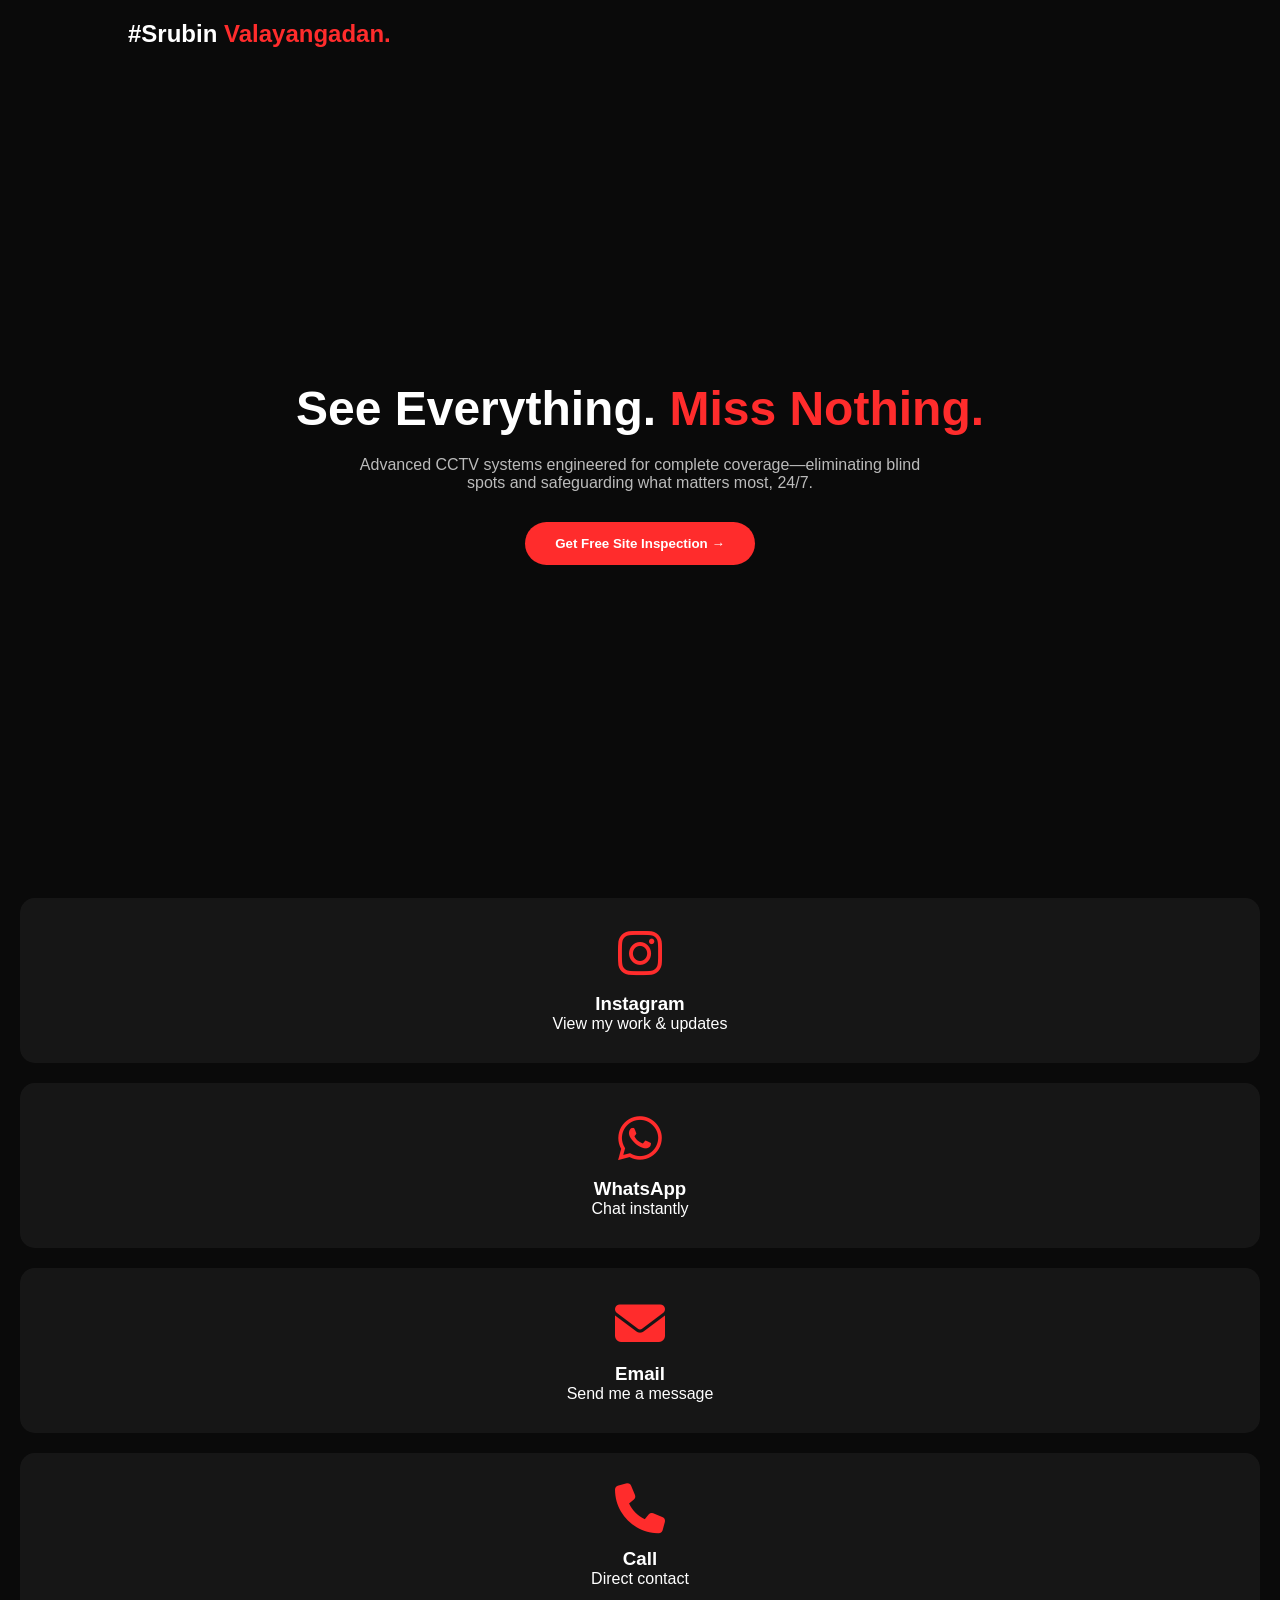
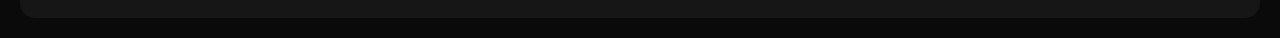
<file: index.html>
<!DOCTYPE html>
<html lang="en">
<head>
<meta charset="UTF-8">
<meta name="viewport" content="width=device-width, initial-scale=1.0">
<title>Srubin-v</title>

<link rel="stylesheet" href="./style/header.css">
<link rel="stylesheet" href="./style/service.css">
<link rel="stylesheet" href="https://cdnjs.cloudflare.com/ajax/libs/font-awesome/6.5.0/css/all.min.css">

<style>
*{
    margin:0;
    padding:0;
    box-sizing:border-box;
    font-family: 'Segoe UI', sans-serif;
}

body{
    background:#0a0a0a;
    color:#fff;
    opacity: 0;
    transform:translateY(30px);
    transition: all 0.8s ease;
}

body.loaded{
    opacity:1;
    transform:translateY(0);
}



.logo{
    font-size:24px;
    font-weight:700;
}

.logo span{
    color:#ff2c2c;
}

.menu{
    cursor:pointer;
}

/* HERO */
.hero{
    height:90vh;
    display:flex;
    flex-direction:column;
    justify-content:center;
    align-items:center;
    text-align:center;
    padding:0 10%;
}

.hero h1{
    font-size:48px;
    font-weight:700;
    margin-bottom:20px;
}

.hero h1 span{
    color:#ff2c2c;
}

.hero p{
    color:#bbb;
    max-width:600px;
    margin-bottom:30px;
}

.btn{
    padding:14px 30px;
    border:none;
    background:#ff2c2c;
    color:#fff;
    font-weight:600;
    cursor:pointer;
    border-radius:30px;
    transition:0.3s;
}

.btn:hover{
    background:#ff0000;
    transform:scale(1.05);
}







</style>

</head>

<body>
<div id="header"></div>
<script>
    fetch("./grouping/header.html")
    .then(res => res.text())
    .then(data => {
        document.getElementById("header").innerHTML = data;
    })
</script>
<!-- HERO -->
<section class="hero">
    <h1>See Everything. <span>Miss Nothing.</span></h1>
    <p>Advanced CCTV systems engineered for complete coverage—eliminating blind spots and safeguarding what matters most, 24/7.</p>
    <button class="btn" onclick="window.location.href='./page/inspection.html'">Get Free Site Inspection →</button>
    
</section>
<section class="social">
    <script>
        fetch("./grouping/social.html")
        .then(res => res.text())
        .then(data => {
            document.querySelector(".social").innerHTML = data;
        })
    </script>


<!-- SERVICES -->
<section class="services">
    <script>
        fetch("./grouping/services.html")
        .then(res => res.text())
        .then(data => {
            document.querySelector(".services").innerHTML = data;
        })
    </script>
</section>

<!-- CTA -->
<section class="cta">
    <script>
        fetch("./grouping/cta.html")
        .then(res => res.text())
        .then(data => {
            document.querySelector(".cta").innerHTML = data;
        })
    </script>
</section>

<!-- FOOTER -->
<div class="footer">
    <script>
        fetch("./grouping/footer.html")
        .then(res => res.text())
        .then(data => {
            document.querySelector(".footer").innerHTML = data;
        })
    </script>
</div>

<script>
window.addEventListener("load", () => {
    document.body.classList.add("loaded");
});
</script>

</body>
</html>
</file>
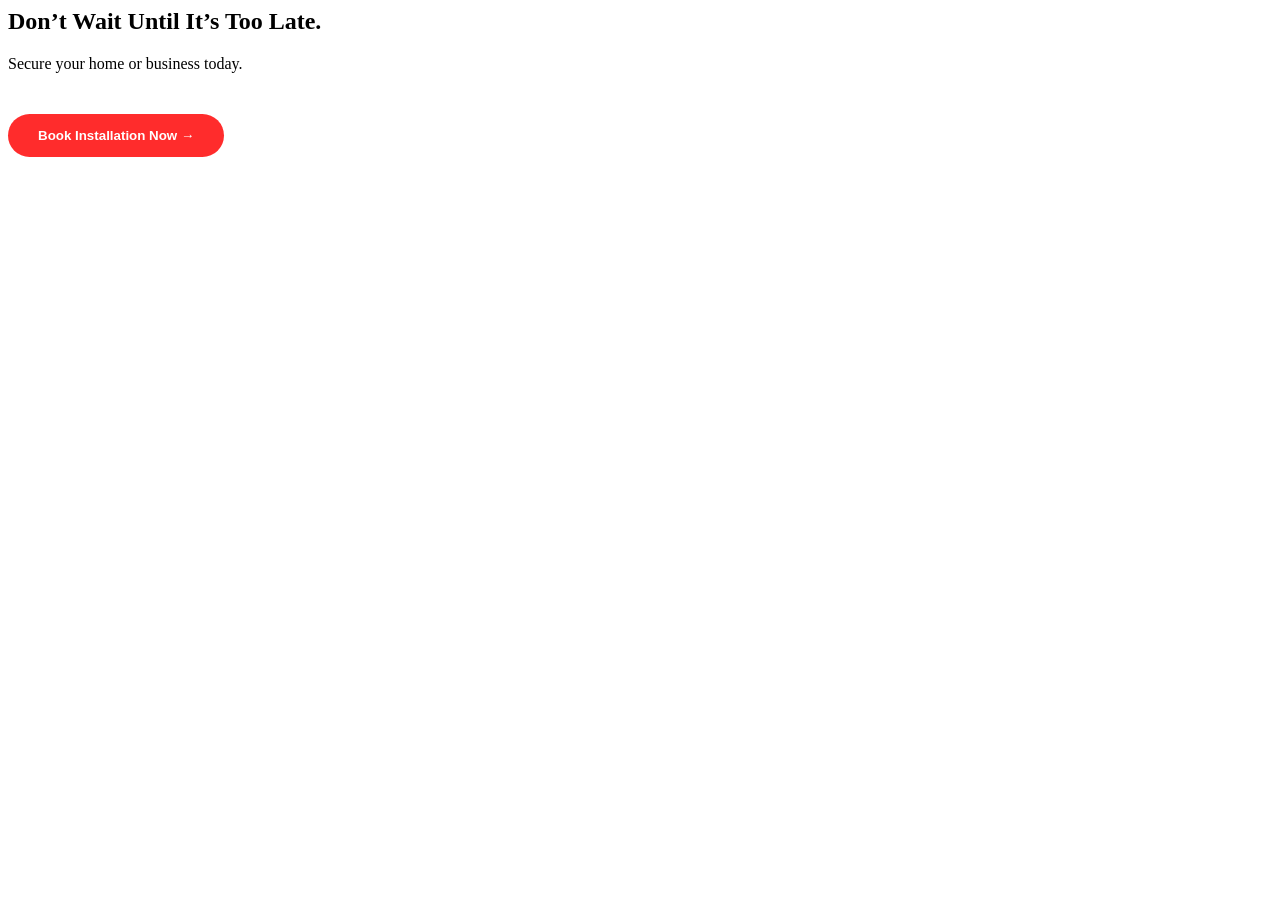
<file: grouping/cta.html>
<style>
    /* CTA */
.cta{
    padding:80px 8%;
    text-align:center;
    background:#111;
}

.cta h2{
    margin-bottom:20px;
}
.btn{
    padding:14px 30px;
    border:none;
    background:#ff2c2c;
    color:#fff;
    font-weight:600;
    cursor:pointer;
    border-radius:30px;
    transition:0.3s;
    margin-top: 25px;
}
.btn:hover{
    background:#ff0000;
    transform:scale(1.05);
}

</style>

<body>
    <h2>Don’t Wait Until It’s Too Late.</h2>
    <p>Secure your home or business today.</p>
    <a href="tel:+919400784159">
        <button class="btn">Book Installation Now →</button>
    </a>
</body>
</file>
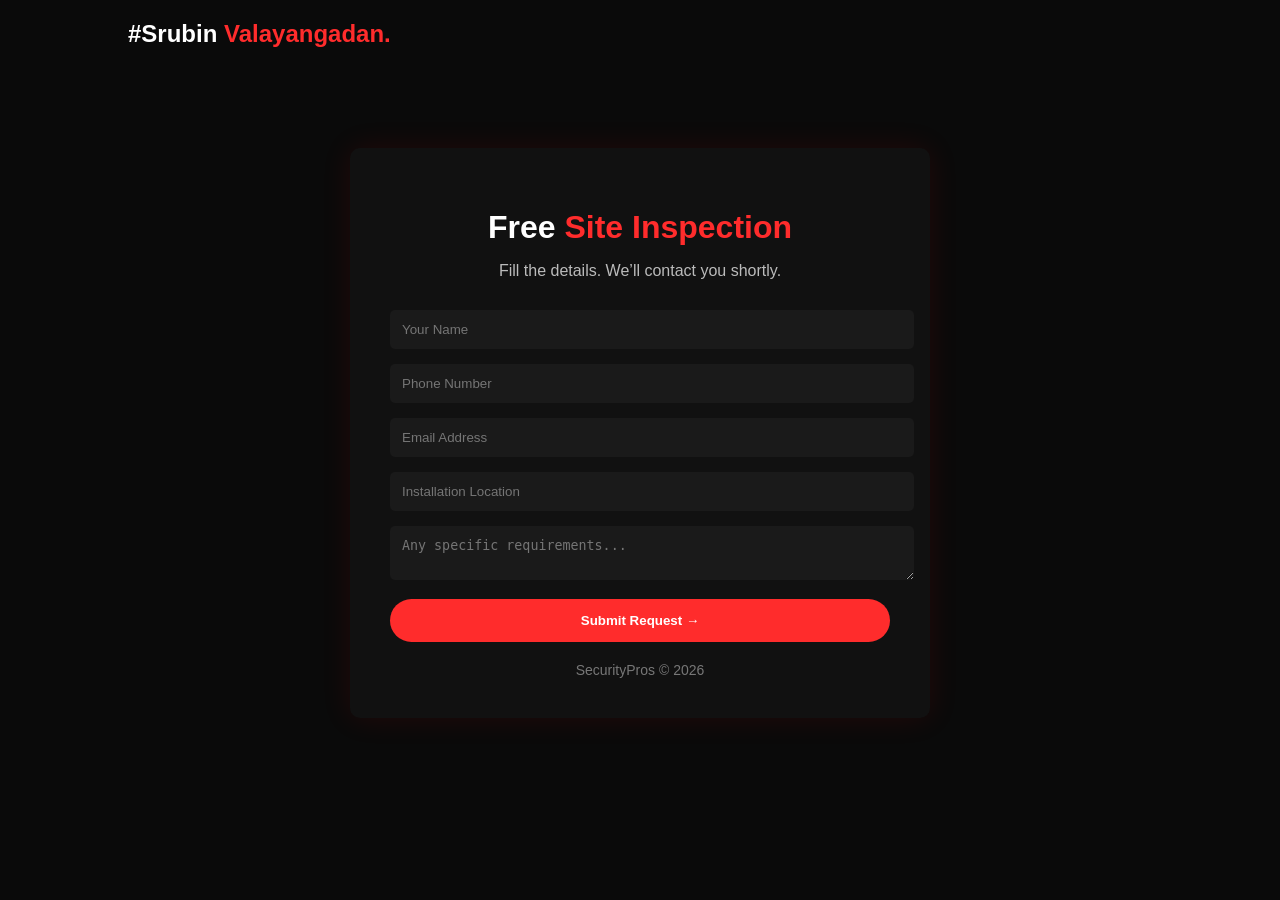
<file: page/inspection.html>
<!DOCTYPE html>
<html lang="en">
<head>
<meta charset="UTF-8">
<meta name="viewport" content="width=device-width, initial-scale=1.0">
<title>Free Site Inspection</title>
<link rel="stylesheet" href="../style/header.css">

<style>
body{
    background:#0a0a0a;
    color:#fff;
    font-family:Segoe UI, sans-serif;
    margin:0;
    opacity:0;
    transform:translateY(30px);
    transition: all 0.8s ease;
}

/* When page loads */
body.loaded{
    opacity:1;
    transform:translateY(0);
}

.container{
    max-width:500px;
    margin:80px auto;
    background:#111;
    padding:40px;
    border-radius:10px;
    box-shadow:0 0 30px rgba(255,0,0,0.1);
}

h1{
    text-align:center;
    margin-bottom:10px;
}

h1 span{
    color:#ff2c2c;
}

p{
    text-align:center;
    color:#bbb;
    margin-bottom:30px;
}

input, textarea{
    width:100%;
    padding:12px;
    margin-bottom:15px;
    border:none;
    border-radius:5px;
    background:#1a1a1a;
    color:#fff;
}

input:focus, textarea:focus{
    outline:1px solid #ff2c2c;
}

button{
    width:100%;
    padding:14px;
    background:#ff2c2c;
    border:none;
    color:#fff;
    font-weight:bold;
    border-radius:30px;
    cursor:pointer;
    transition:0.3s;
}

button:hover{
    background:#ff0000;
}

.footer{
    text-align:center;
    margin-top:20px;
    color:#777;
    font-size:14px;
}
</style>

</head>

<body>
    <div id="header"></div>
    <script>
        fetch("../grouping/header.html")
        .then(res => res.text())
        .then(data => {
            document.getElementById("header").innerHTML = data;
        })
    </script>


<div class="container">
    <h1>Free <span>Site Inspection</span></h1>
    <p>Fill the details. We’ll contact you shortly.</p>

    <!-- FORM -->
    <form onsubmit="sendToWhatsApp(); return false;">

    <input type="text" id="name" placeholder="Your Name" required>
    <input type="tel" id="phone" placeholder="Phone Number" required>
    <input type="email" id="email" placeholder="Email Address" required>
    <input type="text" id="location" placeholder="Installation Location" required>

    <textarea id="message" placeholder="Any specific requirements..."></textarea>

    <button type="submit">Submit Request →</button>
</form>

<script>
function sendToWhatsApp(){
    let name = document.getElementById("name").value;
    let phone = document.getElementById("phone").value;
    let email = document.getElementById("email").value;
    let location = document.getElementById("location").value;
    let message = document.getElementById("message").value;

    let text = `New CCTV Inquiry:%0A
Name: ${name}%0A
Phone: ${phone}%0A
Email: ${email}%0A
Location: ${location}%0A
Message: ${message}`;

    let url = `https://wa.me/919400784159?text=${text}`;

    window.open(url, "_blank");
}
</script>

<script>
window.addEventListener("load", () => {
    document.body.classList.add("loaded");
});
</script>

    <div class="footer">
        SecurityPros © 2026
    </div>
</div>

</body>
</html>
</file>
<file: style/header.css>
/* NAVBAR */
.nav{
    display:flex;
    justify-content:space-between;
    align-items:center;
    padding:20px 8%;
}
</file>
<file: style/service.css>
/* SERVICES */
.services{
    padding:80px 8%;
    text-align:center;
}

.services h2{
    margin-bottom:40px;
}

.service-grid{
    display:grid;
    grid-template-columns:repeat(auto-fit,minmax(220px,1fr));
    gap:20px;
}

.service{
    background:#111;
    padding:30px;
    border-radius:10px;
    transition:0.3s;
}

.service:hover{
    background:#1a1a1a;
    transform:scale(1.05);
}
</file>
